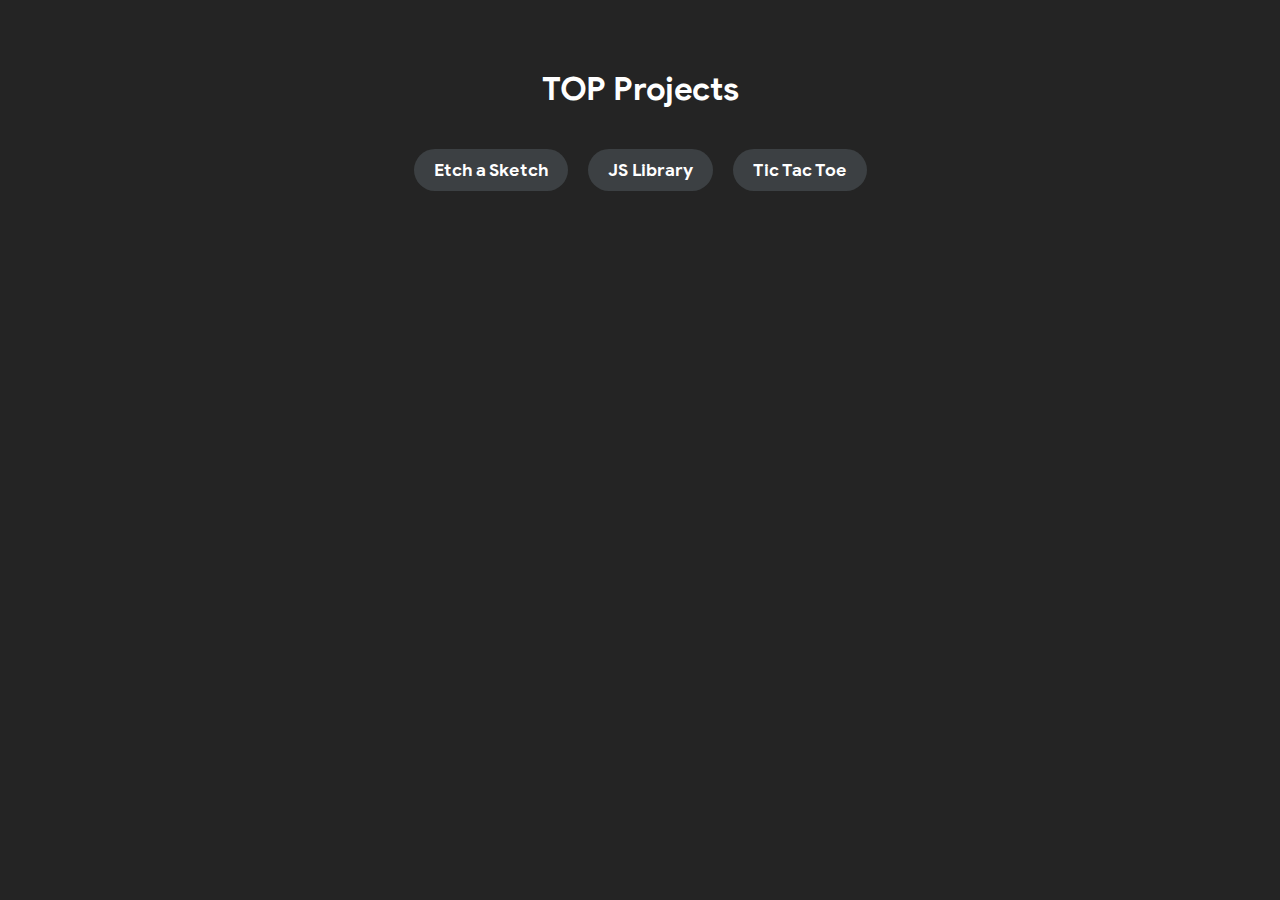
<file: index.html>
<!DOCTYPE html>
<html lang="en">
  <head>
    <meta charset="UTF-8" />
    <meta name="viewport" content="width=device-width, initial-scale=1.0" />
    <title>Projects</title>
    <link rel="stylesheet" href="style.css" />
  </head>
  <body>
    <h1>TOP Projects</h1>
    <nav>
      <a href="01-etch-a-sketch/index.html">Etch a Sketch</a>
      <a href="02-js-library/index.html">JS Library</a>
      <a href="03-Tic-Tac-Toe/index.html">Tic Tac Toe</a>
    </nav>
  </body>
</html>
</file>
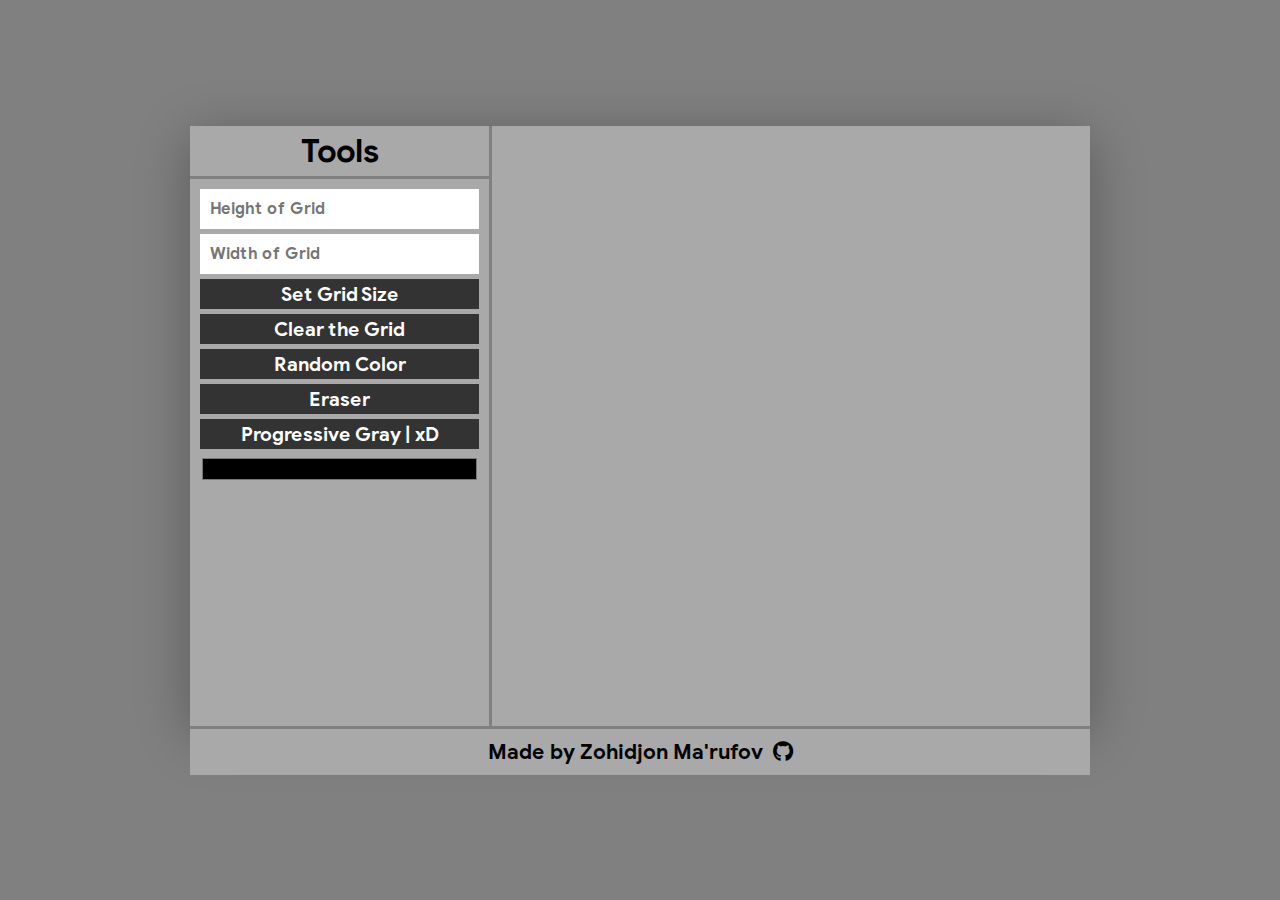
<file: 01-etch-a-sketch/index.html>
<!DOCTYPE html>
<html lang="en">
  <head>
    <meta charset="UTF-8" />
    <meta name="viewport" content="width=device-width, initial-scale=1.0" />
    <title>Etch-a-Sketch</title>
    <link rel="stylesheet" href="style.css" />
    <script src="script.js" defer></script>
    <link
      rel="stylesheet"
      href="https://cdnjs.cloudflare.com/ajax/libs/font-awesome/6.6.0/css/all.min.css"
    />
  </head>
  <body>
    <div class="notification" id="notification">Notification Message</div>
    <div class="main-body">
      <div class="body-container">
        <div class="tools">
          <h3>Tools</h3>
          <div class="tool-container">
            <div class="set-grid-size-btn-container">
              <input
                type="text"
                class="set-grid-height"
                placeholder="Height of Grid"
              />
              <input
                type="text"
                class="set-grid-width"
                placeholder="Width of Grid"
              />
              <button class="set-grid-size">Set Grid Size</button>
              <button class="clear-the-grid">Clear the Grid</button>
              <button class="random-color-btn">Random Color</button>
              <button class="eraser-btn">Eraser</button>
              <button class="progressive-gray-btn">
                Progressive Gray | xD
              </button>
              <input
                type="color"
                name="color"
                class="color-input"
                value="#000000"
              />
            </div>
          </div>
        </div>
        <div class="grid">
          <div class="grid-container"></div>
        </div>
      </div>
    </div>
    <footer>
      <p>Made by Zohidjon Ma'rufov</p>
      <a
        href="https://github.com/zohidjondev/TOP-projects/tree/main/01-etch-a-sketch"
        ><i class="fa-brands fa-github"></i
      ></a>
    </footer>
  </body>
</html>
</file>
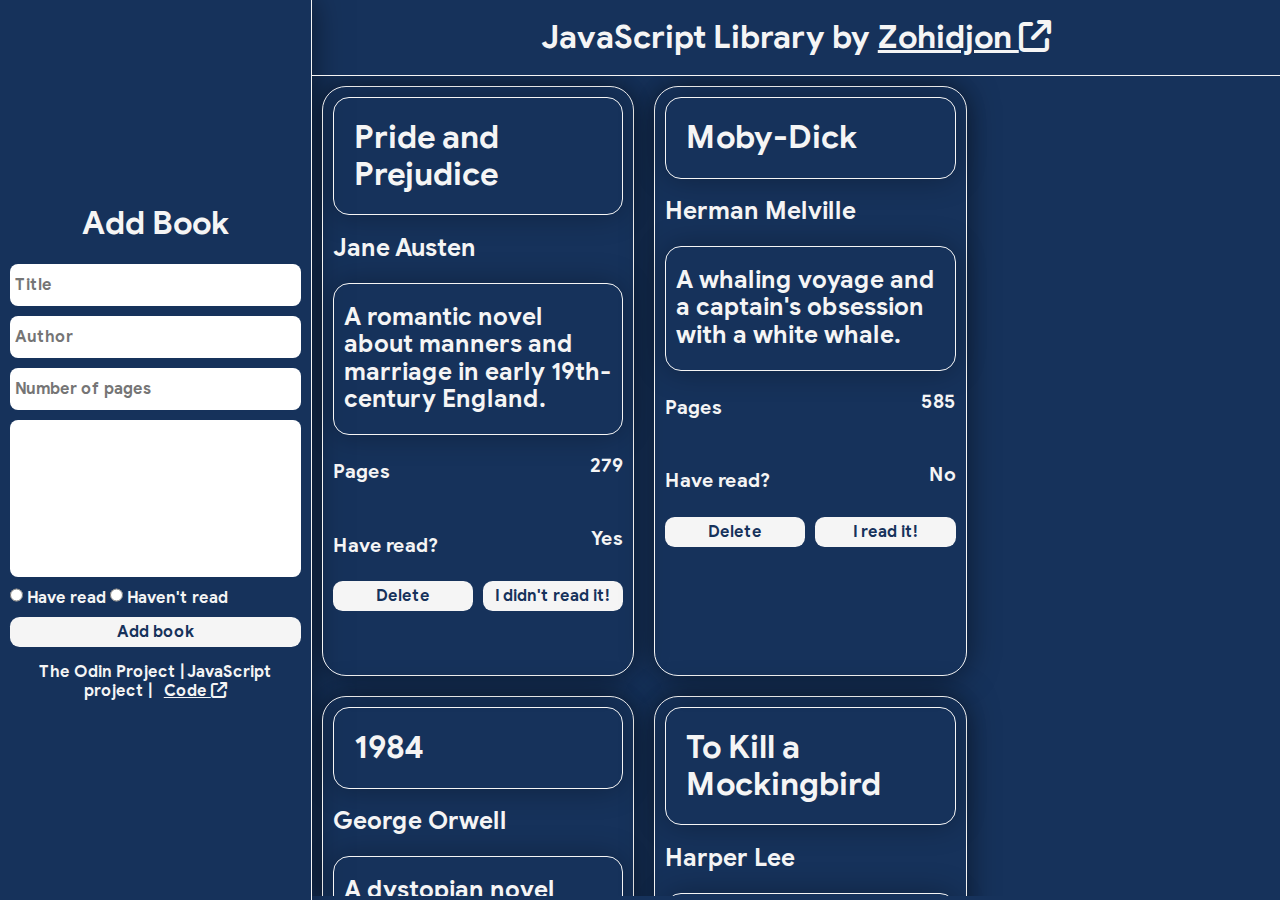
<file: 02-js-library/index.html>
<!DOCTYPE html>
<html lang="en">
  <head>
    <meta charset="UTF-8" />
    <meta name="viewport" content="width=device-width, initial-scale=1.0" />
    <title>Library</title>
    <link rel="stylesheet" href="normalize.css" />
    <link rel="stylesheet" href="style.css" />
    <link
      rel="stylesheet"
      href="https://cdnjs.cloudflare.com/ajax/libs/font-awesome/6.6.0/css/all.min.css"
    />
  </head>
  <body>
    <div class="notification-container" id="notification-container"></div>
    <div class="left-main-container">
      <h1>Add Book</h1>
      <form class="add-book">
        <input type="text" placeholder="Title" class="inputTitle" />
        <input type="text" placeholder="Author" class="inputAuthor" />
        <input type="number" placeholder="Number of pages" class="inputPages" />
        <textarea rows="8" cols="20" class="textareaDesc"></textarea>
        <div class="radiobuttons">
          <input type="radio" id="have-read" name="have-read" value="true" />
          <label for="contactChoice1">Have read</label>

          <input type="radio" id="have-read" name="have-read" value="false" />
          <label for="contactChoice2">Haven't read</label>
        </div>
        <button
          class="input-add-card"
          style="width: 100%; font-size: rem"
          type="button"
        >
          Add book
        </button>
      </form>
      <footer>
        <p>
          The Odin Project | JavaScript project |
          <a
            href="https://github.com/zohidjondev/TOP-projects/tree/main/02-js-library"
            >Code <i class="fa-solid fa-arrow-up-right-from-square"></i
          ></a>
        </p>
      </footer>
    </div>
    <div class="right-main-container">
      <h1>
        JavaScript Library by<a href="https://github.com/zohidjondev"
          >Zohidjon <i class="fa-solid fa-arrow-up-right-from-square"></i
        ></a>
      </h1>
      <div class="cards"></div>
    </div>

    <script src="script.js"></script>
  </body>
</html>
</file>
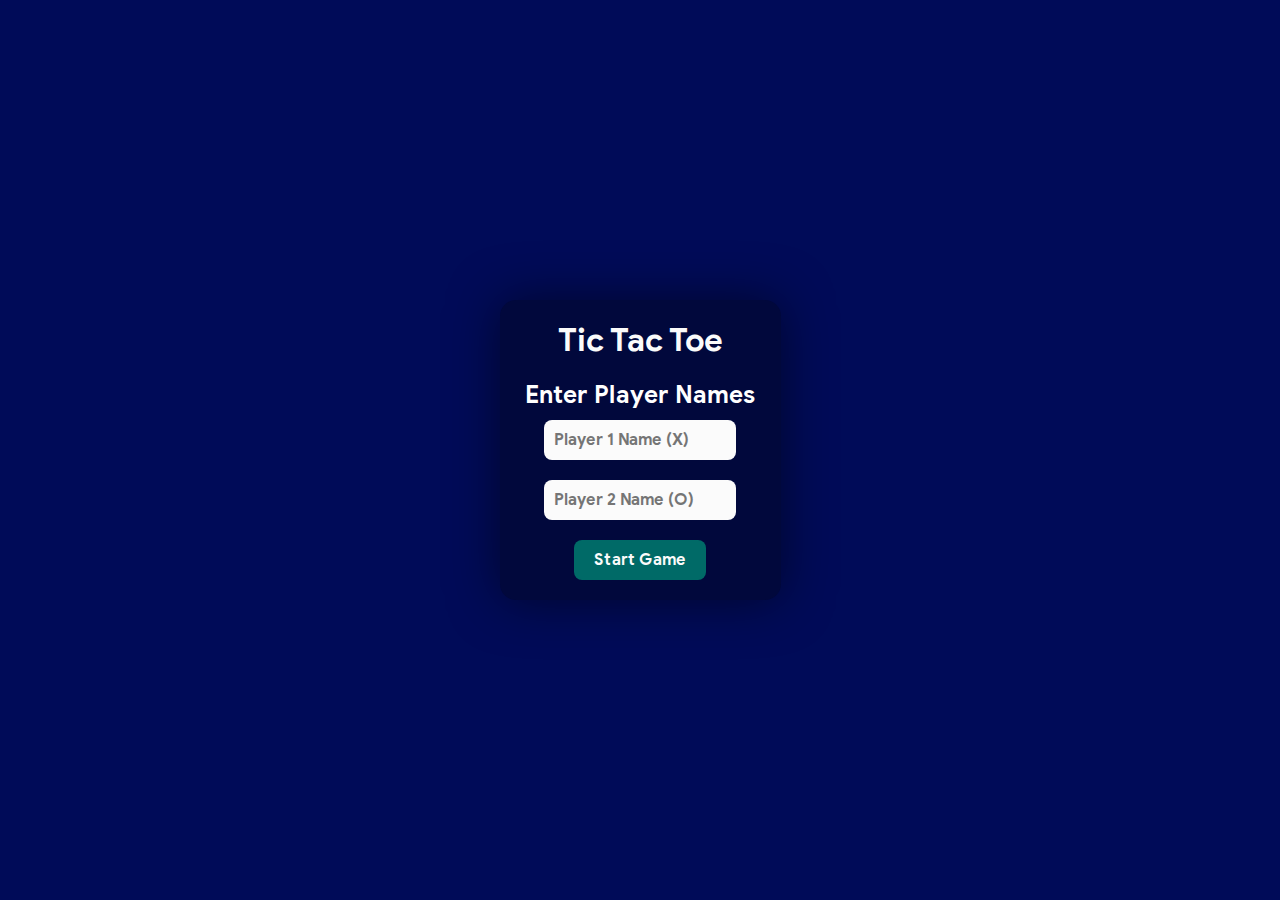
<file: 03-Tic-Tac-Toe/index.html>
<!DOCTYPE html>
<html lang="en">
  <head>
    <meta charset="UTF-8" />
    <meta name="viewport" content="width=device-width, initial-scale=1.0" />
    <title>Tic Tac Toe</title>
    <link rel="stylesheet" href="styles.css" />
  </head>
  <body>
    <!-- Start Menu -->
    <div class="start-menu">
      <h1>Tic Tac Toe</h1>
      <h2 style="color: white">Enter Player Names</h2>
      <input type="text" class="player1" placeholder="Player 1 Name (X)" />
      <input type="text" class="player2" placeholder="Player 2 Name (O)" />
      <button onclick="gameStart()">Start Game</button>
    </div>

    <!-- Game Board -->
    <div class="gameBoard">
      <h1 class="text-print">Tic Tac Toe</h1>
      <div class="board"></div>
      <button onclick="game._restartGame()">Restart game</button>
      <div class="stats">
        <h3 class="player1name"></h3>
        :
        <h3 class="player1points">0</h3>

        <h3 class="player2name"></h3>
        :
        <h3 class="player2points">0</h3>
      </div>
    </div>

    <script src="app.js"></script>
  </body>
</html>
</file>
<file: style.css>
/* Google Sans font */
@font-face {
  font-family: "Google Sans";
  src: url("Google-Sans-Font/GoogleSans-Bold.ttf");
}

body {
  background-color: #242424;
  color: #ffffff;
  font-family: "Google Sans", sans-serif;
  text-align: center;
  padding: 40px;
}

h1 {
  font-weight: 700;
  font-size: 2em;
  margin-bottom: 40px;
}

nav {
  display: flex;
  justify-content: center;
  gap: 20px;
}

nav a {
  background-color: #3c4043;
  color: #ffffff;
  font-size: 1.1em;
  text-decoration: none;
  padding: 10px 20px;
  border-radius: 25px; /* rounded style */
  transition: background-color 0.3s ease, color 0.3s ease;
  font-weight: 500;
}

nav a:hover {
  background-color: #4285f4;
  color: #ffffff;
}
</file>
<file: 01-etch-a-sketch/style.css>
/* Google Sans font */
@font-face {
  font-family: "Google Sans";
  src: url("../Google-Sans-Font/GoogleSans-Bold.ttf");
}
* {
  margin: 0;
  padding: 0;
  font-family: "Google Sans";
}

body {
  display: flex;
  background-color: gray;
  align-items: center;
  justify-content: center;
  height: 100vh;
  flex-direction: column;
}

hr {
  background-color: #1f1f1f;
  height: 3px;
  border: none;
  border-radius: 1rem;
  margin-bottom: 5px;
}

.main-body {
  background-color: darkgray;
  height: 600px;
  width: 900px;
  box-shadow: 0 10px 50px rgba(0, 0, 0, 0.3);
}

.title h1 {
  display: flex;
  font-size: 3rem;
  justify-content: center;
  height: 60px;
  padding: 10px;
  align-items: center;
  text-shadow: 0 10px 30px rgba(0, 0, 0, 0.4);
}

.body-container {
  display: flex;
  height: 100%;
  border-radius: 10px;
}

.tools {
  flex: 1;
  border-right: 3px solid gray;
  height: 100%;
}

.tools h3 {
  width: 100%;
  height: 50px;
  display: flex;
  align-items: center;
  justify-content: center;
  font-size: 2rem;
  border-bottom: 3px solid gray;
}

.grid {
  flex: 2;
  border-radius: 10px;
  display: flex;
  gap: 0;
  flex-direction: column;
  justify-content: center;
  align-items: center;
}

.grid-container {
  display: flex;
  flex-wrap: wrap;
}

.grid-square-30,
.grid-square-20,
.grid-square-10,
.grid-square-6 {
  background-color: white;
  cursor: cell;
}

.grid-square-30 {
  height: 30px;
  width: 30px;
}

.grid-square-20 {
  height: 20px;
  width: 20px;
}

.grid-square-10 {
  height: 10px;
  width: 10px;
}

.grid-square-6 {
  height: 6px;
  width: 6px;
}

.grid-square-30.hovered,
.grid-square-20.hovered,
.grid-square-10.hovered,
.grid-square-6.hovered {
  background-color: black;
}

.notification {
  display: none;
  position: fixed;
  top: 20px;
  left: 50%;
  transform: translateX(-50%);
  background-color: #333;
  color: white;
  padding: 10px 20px;
  border-radius: 5px;
  box-shadow: 0 0 10px rgba(0, 0, 0, 0.1);
  z-index: 1000;
}

.set-grid-size-btn-container {
  display: flex;
  flex-direction: column;
  padding: 10px;
  gap: 5px;
}

.set-grid-size-btn-container input {
  border: none;
}

.set-grid-size-btn-container input[type="text"] {
  padding: 10px;
  font-size: 1rem;
}

button {
  font-size: 1.2rem;
  font-weight: 700;
  color: white;
  height: 30px;
  background-color: #333;
  border: none;
  transition: all ease 400ms;
}

button:hover {
  background-color: #1f1f1f;
  transition: all ease 400ms;
  cursor: all-scroll;
}

.color-input {
  -webkit-appearance: none;
  -moz-appearance: none;
  appearance: none;
  width: 100%;
  height: 30px;
  background-color: transparent;
  border: none;
  cursor: pointer;
}

footer {
  display: flex;
  background-color: darkgray;
  border-top: 3px solid gray;
  width: 880px;
  padding: 10px;
  justify-content: center;
  gap: 10px;
  font-size: 1.3rem;
}

footer a {
  color: inherit;
  transition: all ease 300ms;
}

footer a:hover {
  color: aliceblue;
  transition: all ease 300ms;
}
</file>
<file: 02-js-library/style.css>
/* Google Sans font */
@font-face {
  font-family: "Google Sans";
  src: url("../Google-Sans-Font/GoogleSans-Bold.ttf");
}

/* General */
* {
  font-family: "Google Sans";
}

:root {
  --color-main: #16325b;
  --color-main-darker: #12294a;
  --color-neutral: #f5f5f5;
  --color-neutral-darker-2: #a8a8a8;
  --color-neutral-darker: #225091;
}

body {
  display: flex;
  background-color: var(--color-main);
  color: var(--color-neutral);
  height: 100vh;
}

button {
  background: var(--color-neutral);
  color: var(--color-main);
  font-weight: 900;
  border: none;
  height: 30px;
  width: 50%;
  border-radius: 0.6rem;
  transition: all ease 300ms;
}

button:hover {
  background: var(--color-main);
  color: var(--color-neutral);
  transition: all ease 300ms;
  border: 1px solid var(--color-neutral);
}

a {
  color: var(--color-neutral);
  font-weight: 700;
  transition: all ease 500ms;
  margin-left: 0.5rem;
}

a:hover {
  color: var(--color-neutral-darker);
  transition: all ease 500ms;
}

/* Chrome, Safari, Edge, Opera */
input::-webkit-outer-spin-button,
input::-webkit-inner-spin-button {
  -webkit-appearance: none;
  margin: 0;
}

/* Firefox */
input[type="number"] {
  -moz-appearance: textfield;
}

/* Left Main Body */

.left-main-container {
  box-shadow: 0 0 30px rgba(0, 0, 0, 0.5);

  flex: 3;
  padding: 10px;
  border-right: 1px solid var(--color-neutral);
  display: flex;
  flex-direction: column;
  justify-content: center;
}

.left-main-container h1 {
  text-align: center;
}

.left-main-container input {
  height: 2rem;
  border-radius: 0.5rem;
  transition: all ease 500ms;
  border: none;
  outline: none;
  padding: 5px;
}

.left-main-container textarea {
  resize: none;
  outline: none;

  border-radius: 0.5rem;
  border: none;
  padding: 5px;
  transition: all ease 500ms;
}

.add-book {
  display: flex;
  flex-direction: column;
  gap: 10px;
}

input:focus,
textarea:focus {
  transition: all ease 500ms;
  background: var(--color-main);
  border: 1px solid var(--color-neutral);
  color: var(--color-neutral);
}

input:focus::placeholder {
  color: var(--color-neutral-darker-2);
}

/* Right Main Body */

.right-main-container {
  flex: 10;
}

.right-main-container > h1 {
  text-align: center;
  height: 2rem;
  display: flex;
  align-items: center;
  justify-content: center;
}

#have-read {
  height: 1rem;
}

/* Card */

.card {
  width: 30%;
  height: 35.5rem;
  padding: 10px;
  display: flex;
  flex-direction: column;
  border-radius: 1.5rem;
  margin: 10px;
  border: 1px solid var(--color-neutral);
  box-shadow: 0 0 30px rgba(0, 0, 0, 0.5);
}

.card-action-menu {
  display: flex;
  gap: 10px;
}

.cards {
  border-top: 1px solid var(--color-neutral);
  display: flex;
  flex-wrap: wrap;
  width: 100%;
  height: calc(100% - 5rem);
  overflow-y: auto;
  overflow-x: hidden;
}

.cards::-webkit-scrollbar {
  width: 10px;
}

.cards::-webkit-scrollbar-track {
  background: var(--color-main);
}

.cards::-webkit-scrollbar-thumb {
  background: var(--color-neutral);
  border-radius: 10px;
}

.cards::-webkit-scrollbar-thumb:hover {
  background: var(--color-neutral-darker);
}

.card-title {
  border: 1px solid var(--color-neutral);
  border-radius: 1rem;
  padding: 0 20px 0 20px;
  box-shadow: 0 0 30px rgba(0, 0, 0, 0.3);
}

.card-short-desc {
  border: 1px solid var(--color-neutral);
  padding: 0 10px 0 10px;
  border-radius: 1rem;
  box-shadow: 0 0 30px rgba(0, 0, 0, 0.3);
}

.card-pages {
  display: flex;
  justify-content: space-between;
  font-weight: 800;
  font-size: 1.2rem;
}

.card-have-read {
  display: flex;
  justify-content: space-between;
  font-weight: 800;
  font-size: 1.2rem;
}

/* Footer */

footer {
  text-align: center;
  font-weight: 600;
}

/* The code below is generated by ChatGPT. */
/* Notification Container */
.notification-container {
  position: fixed;
  top: 20px; /* Adjust this value to change the distance from the top */
  left: 50%;
  transform: translateX(-50%);
  width: auto;
  max-width: 90%; /* Prevents it from stretching too wide */
  z-index: 1000;
  display: flex;
  flex-direction: column;
  align-items: center;
}

/* Notification Box */
.notification {
  padding: 5px 20px;
  font-weight: 600;
  border-radius: 5px;
  color: white;
  font-family: Arial, sans-serif;
  display: flex;
  align-items: center;
  justify-content: space-between;
  gap: 10px;
  white-space: nowrap; /* Keep text on a single line */
  opacity: 0;
  animation: slide-in 0.5s forwards;
  max-width: 100%; /* Ensure it doesn't overflow on small screens */
}

/* Notification Types */
.notification.success {
  background-color: green;
}

.notification.error {
  background-color: red;
}

.notification.info {
  background-color: rgb(17, 67, 99);
}

/* Close Button */
.notification button {
  background: none;
  border: none;
  color: white;
  font-size: 18px;
  cursor: pointer;
  padding: 0;
  margin-left: 10px; /* Spacing between text and button */
}

/* Slide-in Animation */
@keyframes slide-in {
  to {
    opacity: 1;
  }
}

/* Fade-out Animation */
@keyframes fade-out {
  to {
    opacity: 0;
  }
}
</file>
<file: 03-Tic-Tac-Toe/styles.css>
/* Google Sans font */
@font-face {
  font-family: "Google Sans";
  src: url("../Google-Sans-Font/GoogleSans-Bold.ttf");
}

:root {
  --main-color: #000b58;
  --main-color-2: #01083c;
  --neutral-color: #fbfbfb;
  --action-color: #006a67;
}

* {
  margin: 0;
  padding: 0;
  font-family: "Google Sans", sans-serif;
  box-sizing: border-box;
}

body {
  display: flex;
  align-items: center;
  justify-content: center;
  background-color: var(--main-color);
  min-height: 100vh;
}

h1 {
  color: var(--neutral-color);
  margin-bottom: 20px;
  text-align: center;
}

.start-menu,
.gameBoard {
  display: flex;
  flex-direction: column;
  align-items: center;
  justify-content: center;
  background: var(--main-color-2);
  padding: 20px;
  border-radius: 1rem;
  box-shadow: 0 0 50px rgba(0, 0, 0, 0.5);
}

.start-menu input {
  margin: 10px 0;
  padding: 10px;
  width: 80%;
  border: none;
  border-radius: 8px;
  background: var(--neutral-color);
  color: var(--main-color-2);
  font-size: 1rem;
}

button {
  padding: 10px 20px;
  margin-top: 10px;
  border: none;
  border-radius: 8px;
  background: var(--action-color);
  color: var(--neutral-color);
  font-size: 1rem;
  cursor: pointer;
  transition: background 0.3s;
}

.start-menu button:hover {
  background: darken(var(--action-color), 10%);
}

.gameBoard {
  display: none; /* Hidden until start button is clicked */
  height: 100vh;
  width: 35%;
}

.board {
  display: flex;
  flex-wrap: wrap;
  gap: 10px;
  width: 332px;
}

.cell {
  display: flex;
  align-items: center;
  justify-content: center;
  height: 100px;
  width: 100px;
  border: 2px solid var(--neutral-color);
  border-radius: 1rem;
  font-size: 2rem;
  color: var(--neutral-color);
}

.stats {
  color: #fbfbfb;
  display: flex;
  justify-content: space-around;
  align-items: center;
  width: 100%;
  padding: 15px;
  background-color: var(--main-color-2);
  border-radius: 10px;
  margin-top: 20px;
  box-shadow: 0 0 10px rgba(0, 0, 0, 0.2);
}

.stats h3,
.stats h1 {
  color: var(--neutral-color);
  font-size: 1.5rem;
  text-align: center;
}

.stats .player1name,
.stats .player2name {
  font-weight: bold;
}

.stats .player1points,
.stats .player2points {
  font-size: 2rem;
  font-weight: bold;
  color: var(--action-color);
}
</file>
